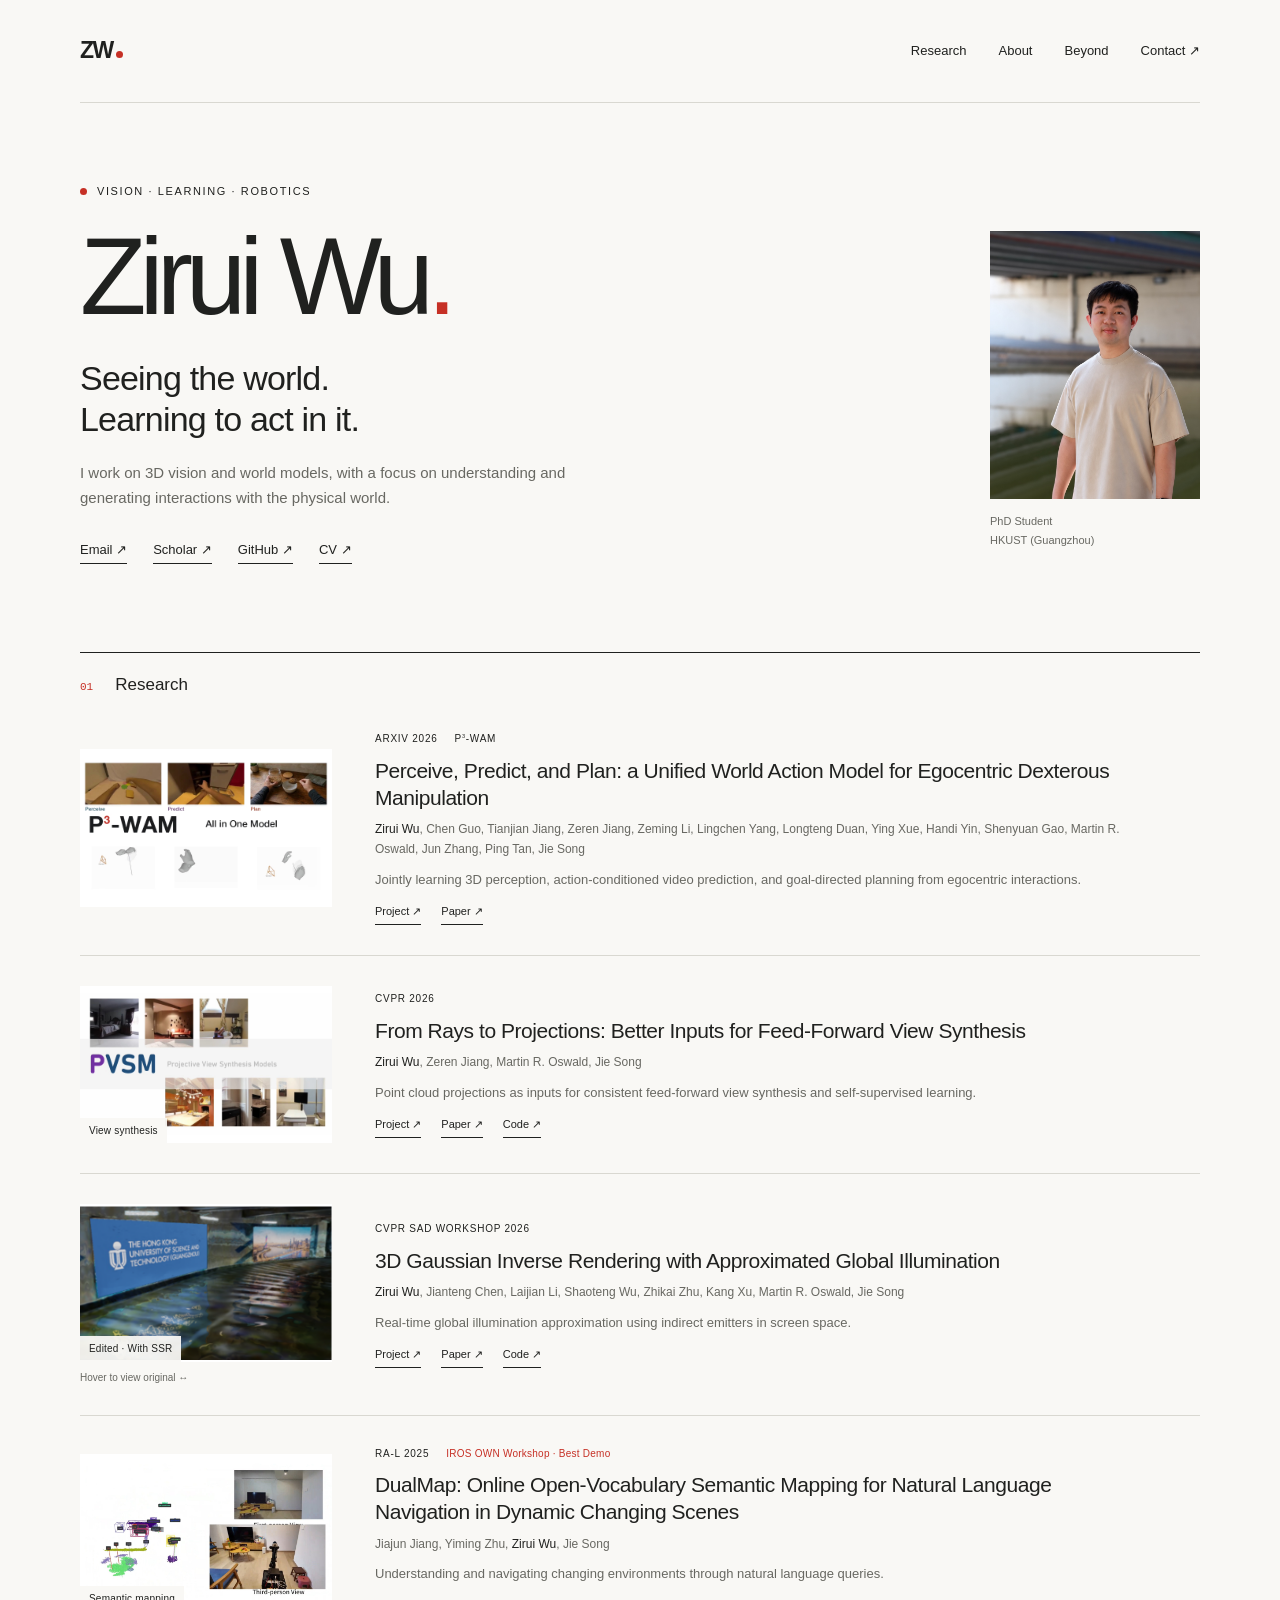
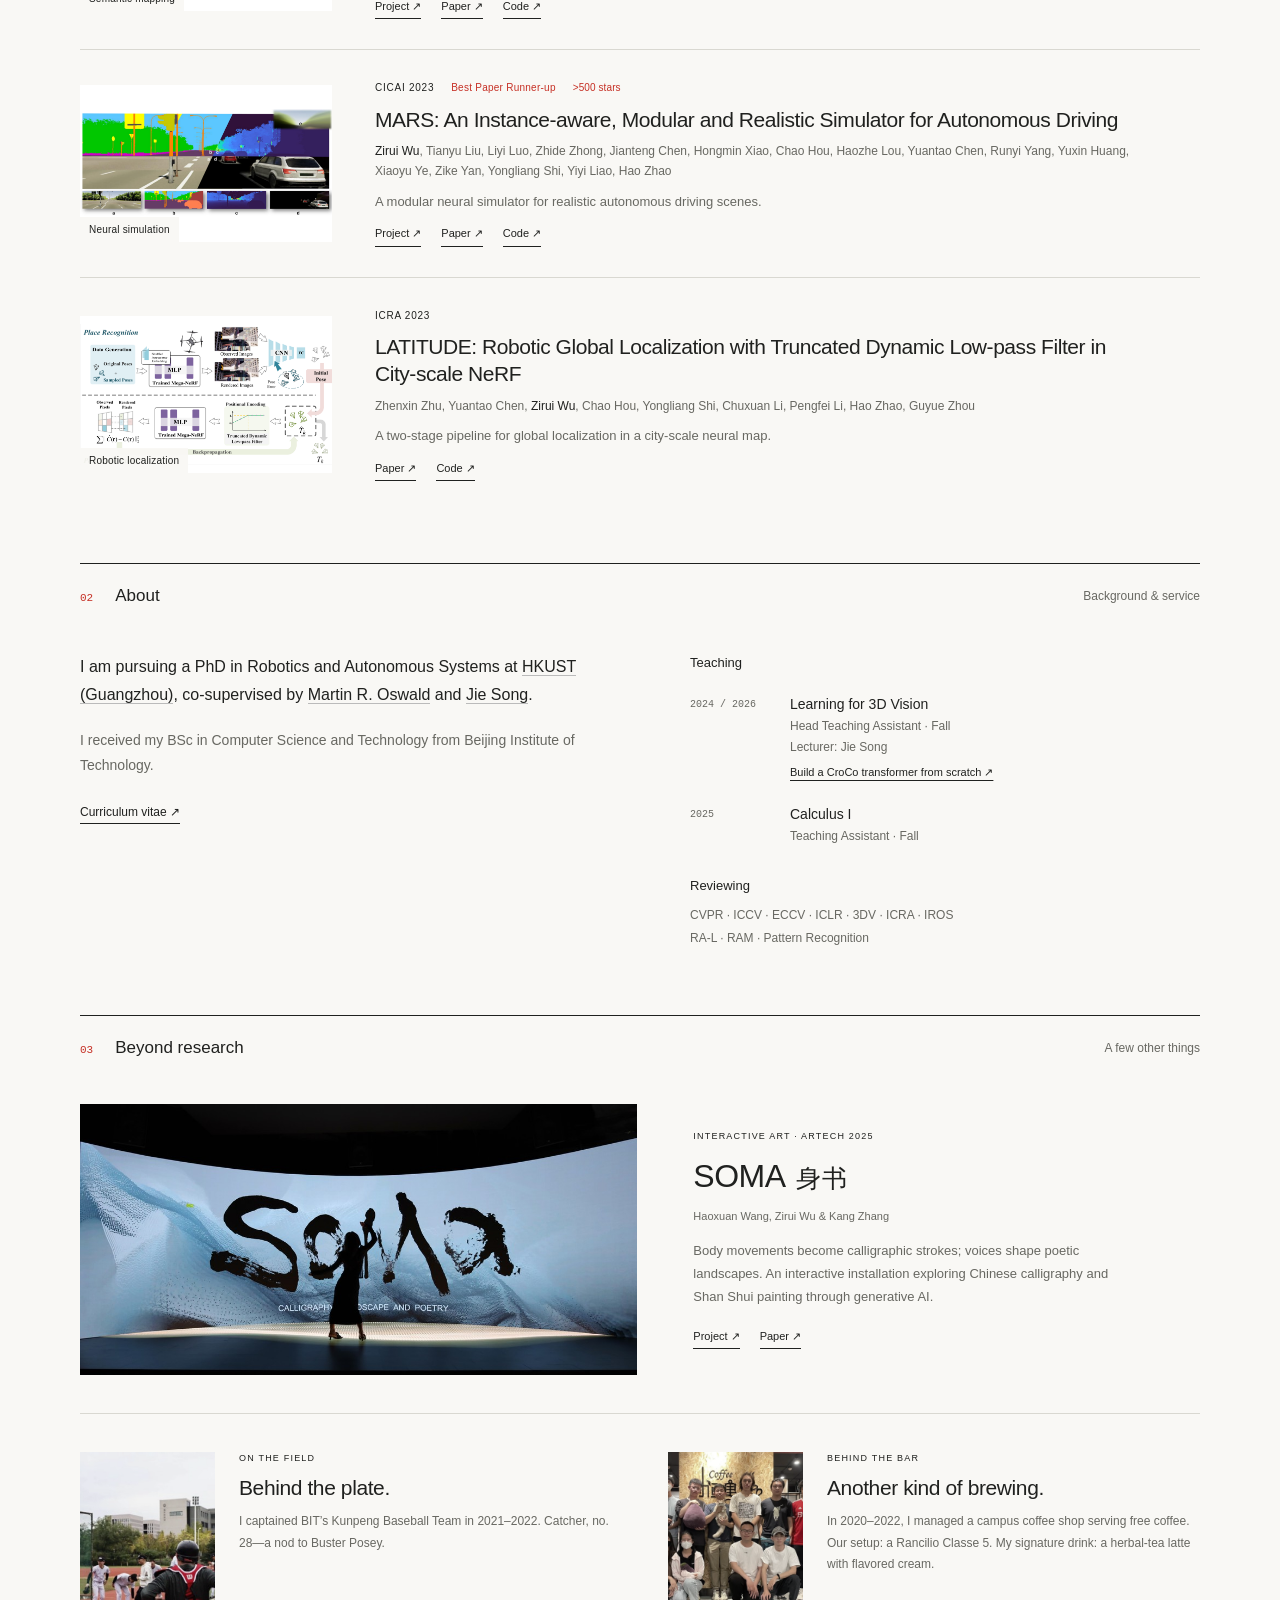
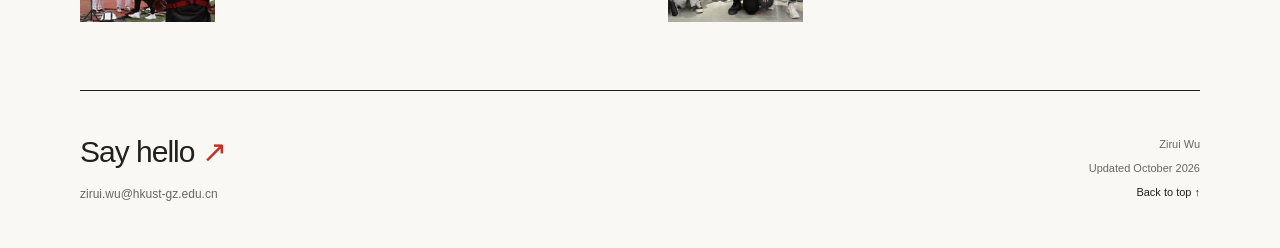
<file: index.html>
<!doctype html>
<html lang="en">
<head>
  <meta charset="utf-8">
  <meta name="viewport" content="width=device-width, initial-scale=1">
  <title>Zirui Wu — 3D Vision & World Models</title>
  <meta name="description" content="Zirui Wu is a PhD Student at HKUST (Guangzhou), working on 3D vision, world models, and robotic interaction.">
  <meta name="author" content="Zirui Wu">
  <meta name="theme-color" content="#f9f8f5">
  <link rel="icon" href="assets/favicon.svg" type="image/svg+xml">
  <link rel="stylesheet" href="style.css">
  <script src="main.js" defer></script>
  <!-- Google tag (gtag.js) -->
  <script async src="https://www.googletagmanager.com/gtag/js?id=G-DF1ZYPNEML"></script>
  <script>
    window.dataLayer = window.dataLayer || [];
    function gtag(){dataLayer.push(arguments);}
    gtag('js', new Date());

    gtag('config', 'G-DF1ZYPNEML');
  </script>
</head>
<body>
  <a class="skip" href="#main">Skip to content</a>
  <div class="page">
    <header class="site-header">
      <a class="wordmark" href="#top" aria-label="Zirui Wu, home">ZW<span class="dot" aria-hidden="true"></span></a>
      <nav aria-label="Main navigation"><a href="#research">Research</a><a href="#about">About</a><a href="#beyond">Beyond</a><a href="mailto:zirui.wu@hkust-gz.edu.cn">Contact <span aria-hidden="true">↗</span></a></nav>
    </header>
    <main id="main">
      <section class="hero" id="top" aria-labelledby="name">
        <div class="hero-type">
          <p class="eyebrow"><span class="dot" aria-hidden="true"></span> Vision · Learning · Robotics</p>
          <h1 id="name">Zirui Wu<span class="name-dot">.</span></h1>
          <p class="intro">Seeing the world.<br>Learning to act in it.</p>
          <p class="focus">I work on 3D vision and world models, with a focus on understanding and generating interactions with the physical world.</p>
          <div class="links social"><a href="mailto:zirui.wu@hkust-gz.edu.cn">Email ↗</a><a href="https://scholar.google.com/citations?user=Vi7WbO8AAAAJ&amp;hl=en">Scholar ↗</a><a href="https://github.com/wuzirui/">GitHub ↗</a><a href="assets/Zirui_Wu_CV.pdf">CV ↗</a></div>
        </div>
        <figure class="portrait">
          <img src="assets/ziruiwu-2026.jpg" alt="Zirui Wu" width="800" height="1200" fetchpriority="high">
          <figcaption><span>PhD Student</span><span>HKUST (Guangzhou)</span></figcaption>
        </figure>
      </section>

      <section id="research" aria-labelledby="research-title">
        <div class="section-heading"><h2 id="research-title"><span class="section-no">01</span> Research</h2></div>
        <div class="publications">
          <article class="publication" aria-labelledby="p3-title">
            <a class="pub-visual" href="https://p3-wam.pages.dev/" aria-label="P³-WAM project"><video muted loop playsinline preload="metadata" poster="assets/p3-showreel-v2.jpg" class="ambient-video" aria-label="P³-WAM: Perceive recovers 3D motion, Predict generates video from motion, and Plan generates video and motion toward a goal, all in one model"><source src="assets/p3-showreel-v2.mp4" type="video/mp4"></video></a>
            <div class="pub-body"><p class="pub-meta"><span>arXiv 2026</span><span>P<sup>3</sup>-WAM</span></p><h3 id="p3-title"><a href="https://p3-wam.pages.dev/">Perceive, Predict, and Plan: a Unified World Action Model for Egocentric Dexterous Manipulation</a></h3><p class="authors"><strong>Zirui Wu</strong>, <a href="https://moygcc.github.io/">Chen Guo</a>, <a href="https://www.linkedin.com/in/tianjian-jiang-2383191a6/">Tianjian Jiang</a>, <a href="https://jzr99.github.io/">Zeren Jiang</a>, <a href="https://www.zemingli.com/">Zeming Li</a>, <a href="https://lingchen-chen.github.io/">Lingchen Yang</a>, <a href="https://www.linkedin.com/in/longteng-duan-566640205/">Longteng Duan</a>, <a href="https://www.linkedin.com/in/ying-xue/">Ying Xue</a>, <a href="https://handiyin.github.io/">Handi Yin</a>, <a href="https://github.com/Little-Podi">Shenyuan Gao</a>, <a href="https://oswaldm.github.io/">Martin R. Oswald</a>, <a href="https://eejzhang.people.ust.hk/">Jun Zhang</a>, <a href="https://pingtan.people.ust.hk/index.html">Ping Tan</a>, <a href="https://facultyprofiles.hkust-gz.edu.cn/faculty-personal-page/SONG-Jie/jsongroas">Jie Song</a></p><p class="description">Jointly learning 3D perception, action-conditioned video prediction, and goal-directed planning from egocentric interactions.</p><div class="links"><a href="https://p3-wam.pages.dev/">Project ↗</a><a href="https://arxiv.org/abs/2610.22363">Paper ↗</a></div></div>
          </article>
          <article class="publication" aria-labelledby="pvsm-title">
            <a class="pub-visual" href="https://wuzirui.github.io/pvsm-web/" aria-label="PVSM project"><video muted loop playsinline preload="metadata" poster="assets/pvsm-poster.jpg" class="ambient-video" aria-label="PVSM novel view synthesis demonstration"><source src="assets/pvsm.mp4" type="video/mp4"></video><span class="image-label">View synthesis</span></a>
            <div class="pub-body"><p class="pub-meta"><span>CVPR 2026</span></p><h3 id="pvsm-title"><a href="https://wuzirui.github.io/pvsm-web/">From Rays to Projections: Better Inputs for Feed-Forward View Synthesis</a></h3><p class="authors"><strong>Zirui Wu</strong>, <a href="https://jzr99.github.io/">Zeren Jiang</a>, <a href="https://oswaldm.github.io/">Martin R. Oswald</a>, <a href="https://facultyprofiles.hkust-gz.edu.cn/faculty-personal-page/SONG-Jie/jsongroas">Jie Song</a></p><p class="description">Point cloud projections as inputs for consistent feed-forward view synthesis and self-supervised learning.</p><div class="links"><a href="https://wuzirui.github.io/pvsm-web/">Project ↗</a><a href="https://arxiv.org/abs/2601.05116">Paper ↗</a><a href="https://github.com/wuzirui/pvsm">Code ↗</a></div></div>
          </article>
          <article class="publication" aria-labelledby="gsssr-title">
            <div class="pub-media"><button class="pub-visual image-compare" id="gsssr-compare" type="button" aria-label="Show original reference image" aria-describedby="gsssr-hint" aria-pressed="false"><img class="compare-edited" src="assets/gs-ssr-edited.png" alt="Edited scene with screen-space reflections" width="564" height="344" loading="lazy"><img class="compare-original" src="assets/gs-ssr-reference.png" alt="Original reference scene before editing" width="564" height="344" loading="lazy" aria-hidden="true"><span class="image-label" id="gsssr-state">Edited · With SSR</span></button><p class="compare-hint" id="gsssr-hint"><span class="hint-pointer">Hover to view original ↔</span><span class="hint-touch">Tap to compare with original ↔</span></p></div>
            <div class="pub-body"><p class="pub-meta"><span>CVPR SAD Workshop 2026</span></p><h3 id="gsssr-title"><a href="https://wuzirui.github.io/gs-ssr/">3D Gaussian Inverse Rendering with Approximated Global Illumination</a></h3><p class="authors"><strong>Zirui Wu</strong>, <a href="https://jiantengchen.github.io/">Jianteng Chen</a>, <a href="https://scholar.google.com/citations?user=mS3a3acAAAAJ&hl=zh-CN">Laijian Li</a>, <a href="https://openreview.net/profile?id=~Shaoteng_Wu1">Shaoteng Wu</a>, <a href="https://openreview.net/profile?id=~Zhikai_Zhu1">Zhikai Zhu</a>, <a href="https://openreview.net/profile?id=~Kang_Xu5">Kang Xu</a>, <a href="https://oswaldm.github.io/">Martin R. Oswald</a>, <a href="https://facultyprofiles.hkust-gz.edu.cn/faculty-personal-page/SONG-Jie/jsongroas">Jie Song</a></p><p class="description">Real-time global illumination approximation using indirect emitters in screen space.</p><div class="links"><a href="https://wuzirui.github.io/gs-ssr/">Project ↗</a><a href="https://arxiv.org/abs/2504.01358">Paper ↗</a><a href="https://github.com/wuzirui/gs-ssr">Code ↗</a></div></div>
          </article>
          <article class="publication" aria-labelledby="dualmap-title">
            <a class="pub-visual" href="https://eku127.github.io/DualMap/" aria-label="DualMap project"><video muted loop playsinline preload="metadata" poster="assets/dualmap-poster.jpg" class="ambient-video" aria-label="DualMap semantic mapping demonstration"><source src="assets/dualmap.mp4" type="video/mp4"></video><span class="image-label">Semantic mapping</span></a>
            <div class="pub-body"><p class="pub-meta"><span>RA-L 2025</span><span class="award">IROS OWN Workshop · Best Demo</span></p><h3 id="dualmap-title"><a href="https://eku127.github.io/DualMap/">DualMap: Online Open-Vocabulary Semantic Mapping for Natural Language Navigation in Dynamic Changing Scenes</a></h3><p class="authors"><a href="https://github.com/Eku127/">Jiajun Jiang</a>, <a href="https://github.com/zachzhuu/">Yiming Zhu</a>, <strong>Zirui Wu</strong>, <a href="https://facultyprofiles.hkust-gz.edu.cn/faculty-personal-page/SONG-Jie/jsongroas">Jie Song</a></p><p class="description">Understanding and navigating changing environments through natural language queries.</p><div class="links"><a href="https://eku127.github.io/DualMap/">Project ↗</a><a href="https://arxiv.org/abs/2506.01950">Paper ↗</a><a href="https://github.com/Eku127/DualMap">Code ↗</a></div></div>
          </article>
          <article class="publication" aria-labelledby="mars-title">
            <a class="pub-visual" href="https://open-air-sun.github.io/mars/" aria-label="MARS project"><video muted loop playsinline preload="metadata" poster="assets/mars_cover.png" class="ambient-video" aria-label="MARS autonomous driving simulation"><source src="assets/mars.mp4" type="video/mp4"></video><span class="image-label">Neural simulation</span></a>
            <div class="pub-body"><p class="pub-meta"><span>CICAI 2023</span><span class="award">Best Paper Runner-up</span><a class="stars" href="https://github.com/OPEN-AIR-SUN/mars/" aria-label="MARS on GitHub, more than 500 stars">&gt;500 stars</a></p><h3 id="mars-title"><a href="https://open-air-sun.github.io/mars/">MARS: An Instance-aware, Modular and Realistic Simulator for Autonomous Driving</a></h3><p class="authors"><strong>Zirui Wu</strong>, <a href="https://scholar.google.com/citations?user=NAt3vgcAAAAJ&hl=en">Tianyu Liu</a>, <a href="https://scholar.google.com/citations?user=00dJMYgAAAAJ&hl=en">Liyi Luo</a>, <a href="https://scholar.google.com/citations?user=msy4tL4AAAAJ&hl=en">Zhide Zhong</a>, <a href="https://jiantengchen.github.io/">Jianteng Chen</a>, <a href="https://www.linkedin.com/in/hongmin-xiao-644501291/?originalSubdomain=sg">Hongmin Xiao</a>, <a href="https://scholar.google.com/citations?user=eF7DtjAAAAAJ&hl=zh-CN">Chao Hou</a>, <a href="https://haozhelou.com/">Haozhe Lou</a>, <a href="https://tao-11-chen.github.io/">Yuantao Chen</a>, <a href="https://runyiyang.github.io">Runyi Yang</a>, <a href="https://scholar.google.com.eg/citations?user=YGJTGn0AAAAJ&hl=en">Yuxin Huang</a>, <a href="https://victor-xiaoyu-ye.github.io/">Xiaoyu Ye</a>, <a href="https://zikeyan.github.io/">Zike Yan</a>, <a href="https://scholar.google.com/citations?user=alz2MpAAAAAJ&hl=zh-CN">Yongliang Shi</a>, <a href="https://yiyiliao.github.io/">Yiyi Liao</a>, <a href="https://sites.google.com/view/fromandto">Hao Zhao</a></p><p class="description">A modular neural simulator for realistic autonomous driving scenes.</p><div class="links"><a href="https://open-air-sun.github.io/mars/">Project ↗</a><a href="https://arxiv.org/abs/2307.15058">Paper ↗</a><a href="https://github.com/OPEN-AIR-SUN/mars/">Code ↗</a></div></div>
          </article>
          <article class="publication" aria-labelledby="latitude-title">
            <a class="pub-visual" href="https://arxiv.org/abs/2209.08498" aria-label="LATITUDE paper"><img src="assets/latitude.png" alt="LATITUDE localization in a city-scale neural map" width="1000" height="562" loading="lazy"><span class="image-label">Robotic localization</span></a>
            <div class="pub-body"><p class="pub-meta"><span>ICRA 2023</span></p><h3 id="latitude-title"><a href="https://arxiv.org/abs/2209.08498">LATITUDE: Robotic Global Localization with Truncated Dynamic Low-pass Filter in City-scale NeRF</a></h3><p class="authors"><a href="https://scholar.google.com/citations?user=NkJw6owAAAAJ&hl=en">Zhenxin Zhu</a>, <a href="https://tao-11-chen.github.io/">Yuantao Chen</a>, <strong>Zirui Wu</strong>, <a href="https://scholar.google.com/citations?user=eF7DtjAAAAAJ&hl=zh-CN">Chao Hou</a>, <a href="https://scholar.google.com/citations?user=alz2MpAAAAAJ&hl=zh-CN">Yongliang Shi</a>, <a href="https://www.linkedin.com/in/lichuxuan/?originalSubdomain=cn">Chuxuan Li</a>, <a href="https://openreview.net/profile?id=~Pengfei_Li6">Pengfei Li</a>, <a href="https://sites.google.com/view/fromandto">Hao Zhao</a>, <a href="https://air.tsinghua.edu.cn/en/info/1046/1196.htm">Guyue Zhou</a></p><p class="description">A two-stage pipeline for global localization in a city-scale neural map.</p><div class="links"><a href="https://arxiv.org/abs/2209.08498">Paper ↗</a><a href="https://github.com/jike5/LATITUDE">Code ↗</a></div></div>
          </article>
        </div>
      </section>

      <section id="about" class="about" aria-labelledby="about-title">
        <div class="section-heading"><h2 id="about-title"><span class="section-no">02</span> About</h2><span class="quiet">Background & service</span></div>
        <div class="about-grid">
          <div class="biography"><p>I am pursuing a PhD in Robotics and Autonomous Systems at <a href="https://www.hkust-gz.edu.cn/">HKUST (Guangzhou)</a>, co-supervised by <a href="https://oswaldm.github.io/">Martin R. Oswald</a> and <a href="https://facultyprofiles.hkust-gz.edu.cn/faculty-personal-page/SONG-Jie/jsongroas">Jie Song</a>.</p><p>I received my BSc in Computer Science and Technology from Beijing Institute of Technology.</p><a class="text-link" href="assets/Zirui_Wu_CV.pdf">Curriculum vitae ↗</a></div>
          <div class="service"><h3>Teaching</h3><div class="service-row"><p class="quiet">2024 / 2026</p><div><h4>Learning for 3D Vision</h4><p>Head Teaching Assistant · Fall</p><p>Lecturer: Jie Song</p><a href="https://github.com/wuzirui/roas5400-lab">Build a CroCo transformer from scratch ↗</a></div></div><div class="service-row"><p class="quiet">2025</p><div><h4>Calculus I</h4><p>Teaching Assistant · Fall</p></div></div><h3 class="review-heading">Reviewing</h3><p class="reviewing">CVPR · ICCV · ECCV · ICLR · 3DV · ICRA · IROS<br>RA-L · RAM · Pattern Recognition</p></div>
        </div>
      </section>

      <section id="beyond" aria-labelledby="beyond-title">
        <div class="section-heading"><h2 id="beyond-title"><span class="section-no">03</span> Beyond research</h2><span class="quiet">A few other things</span></div>
        <article class="soma-project" aria-labelledby="soma-title">
          <a class="soma-image" href="https://haoxuan-design.framer.media/work/somaweb" aria-label="Explore SOMA 身书"><img src="assets/soma.jpg" alt="A participant in front of SOMA’s immersive calligraphy and landscape installation" width="1024" height="498" loading="lazy"></a>
          <div class="soma-copy"><p class="eyebrow">Interactive art · ARTECH 2025</p><h3 id="soma-title"><a href="https://haoxuan-design.framer.media/work/somaweb">SOMA <span lang="zh">身书</span></a></h3><p class="soma-authors"><a href="https://haoxuan-design.framer.media/">Haoxuan Wang</a>, Zirui Wu &amp; <a href="https://cma.hkust-gz.edu.cn/faculty-regular/kang-zhang/">Kang Zhang</a></p><p class="soma-description">Body movements become calligraphic strokes; voices shape poetic landscapes. An interactive installation exploring Chinese calligraphy and Shan Shui painting through generative AI.</p><div class="links"><a href="https://haoxuan-design.framer.media/work/somaweb">Project ↗</a><a href="https://dl.acm.org/doi/10.1145/3773699.3774711">Paper ↗</a></div></div>
        </article>
        <div class="personal-grid"><article class="personal"><img src="assets/baseball.jpg" alt="Kunpeng Baseball Team at Beijing Institute of Technology" width="1000" height="667" loading="lazy"><div><p class="eyebrow">On the field</p><h3>Behind the plate.</h3><p>I captained BIT’s Kunpeng Baseball Team in 2021–2022. Catcher, no. 28—a nod to Buster Posey.</p></div></article><article class="personal"><img src="assets/coffee.jpg" alt="The campus coffee shop team" width="1000" height="667" loading="lazy"><div><p class="eyebrow">Behind the bar</p><h3>Another kind of brewing.</h3><p>In 2020–2022, I managed a campus coffee shop serving free coffee. Our setup: a Rancilio Classe 5. My signature drink: a herbal-tea latte with flavored cream.</p></div></article></div>
      </section>
    </main>
    <footer><div><a class="footer-name" href="mailto:zirui.wu@hkust-gz.edu.cn">Say hello <span aria-hidden="true">↗</span></a><a class="footer-email" href="mailto:zirui.wu@hkust-gz.edu.cn">zirui.wu@hkust-gz.edu.cn</a></div><div class="footer-meta"><span>Zirui Wu</span><span>Updated October 2026</span><a href="#top">Back to top ↑</a></div></footer>
  </div>
</body>
</html>
</file>
<file: style.css>
:root{--paper:#f9f8f5;--ink:#20211f;--muted:#686862;--line:#d9d8d1;--accent:#c63025;--sans:"Helvetica Neue",Helvetica,Arial,sans-serif;--mono:"SFMono-Regular",Consolas,"Liberation Mono",monospace}
*{box-sizing:border-box}html{scroll-behavior:smooth;scroll-padding-top:28px}body{margin:0;background:var(--paper);color:var(--ink);font-family:var(--sans);font-size:16px;line-height:1.55;-webkit-font-smoothing:antialiased}a{color:inherit;text-decoration:none;text-underline-offset:4px}a:hover{color:var(--accent)}a:focus-visible,button:focus-visible,summary:focus-visible,[tabindex]:focus-visible{outline:2px solid var(--accent);outline-offset:5px}button{font:inherit;color:inherit;cursor:pointer}img,video{display:block;max-width:100%}h1,h2,h3,h4,p,figure{margin:0}button,a{-webkit-tap-highlight-color:transparent}sup{font-size:.55em;vertical-align:super;line-height:0}.page{max-width:1248px;padding:0 64px;margin:auto}.site-header{display:flex;align-items:center;justify-content:space-between;padding:33px 0;border-bottom:1px solid var(--line)}.wordmark{font-weight:700;font-size:23px;letter-spacing:-1.5px;display:flex;gap:3px;align-items:baseline}.dot{display:inline-block;width:7px;height:7px;border-radius:50%;background:var(--accent);flex-shrink:0}.site-header nav{display:flex;gap:32px;font-size:13px}.site-header nav a{padding:5px 0}.eyebrow{text-transform:uppercase;letter-spacing:1.6px;font-size:11px;font-weight:500;display:flex;align-items:center;gap:10px}.quiet{font-size:12px;color:var(--muted)}.hero{display:grid;grid-template-columns:minmax(0,1fr) 210px;gap:100px;padding:80px 0 88px;align-items:center}.hero h1{font-size:clamp(72px,8.5vw,112px);font-weight:500;letter-spacing:-7px;line-height:1.05;margin:20px 0 24px;white-space:nowrap}.name-dot{color:var(--accent)}.intro{font-size:clamp(25px,3vw,34px);line-height:1.2;letter-spacing:-.8px;font-weight:400}.focus{max-width:500px;color:var(--muted);margin-top:20px;font-size:15px;line-height:1.7}.links{display:flex;flex-wrap:wrap;gap:22px;font-size:13px;font-weight:500}.links a{border-bottom:1px solid var(--ink);padding:3px 0}.links a:hover{border-color:var(--accent)}.social{margin-top:26px;gap:26px}.portrait{align-self:center;margin-top:34px}.portrait img{width:210px;height:268px;object-fit:cover}.portrait figcaption{display:flex;flex-direction:column;font-size:11px;line-height:1.7;color:var(--muted);padding-top:13px}.section-heading{display:flex;justify-content:space-between;align-items:center;border-top:1px solid var(--ink);padding:19px 0 28px}.section-heading h2{font-weight:400;font-size:17px;display:flex;gap:22px;align-items:baseline}.section-no{font:11px var(--mono);color:var(--accent)}.feature-heading{display:flex;justify-content:space-between;align-items:center;margin-bottom:27px}.featured{padding:15px 0 31px}.feature-grid{display:grid;grid-template-columns:1fr 1.45fr;gap:48px;align-items:center}.project-name{font-size:14px;font-weight:500;letter-spacing:.5px;margin-bottom:12px}.featured h3{font-size:38px;font-weight:500;line-height:1.08;letter-spacing:-1.5px}.subtitle{font-size:14px;line-height:1.6;margin-top:15px}.feature-description{font-size:14px;color:var(--muted);line-height:1.7;max-width:350px;margin:18px 0}.demo{min-width:0}.demo-tabs{display:flex;border-bottom:1px solid var(--line);gap:24px}.demo-tabs button{border:0;background:none;padding:11px 0 12px;font-size:12px;position:relative;color:var(--muted);display:flex;gap:7px;align-items:center}.demo-tabs button[aria-selected="true"]{color:var(--ink)}.demo-tabs button[aria-selected="true"]:after{content:"";height:2px;background:var(--ink);bottom:-1px;left:0;right:0;position:absolute}.mode-dot{width:6px;height:6px;border-radius:50%;display:inline-block}.perceive{background:#45778e}.predict{background:#7c7169}.plan{background:#b98039}.demo-panel{background:#fff}.demo-panel[hidden]{display:none}.demo-panel video{width:100%;aspect-ratio:20/9;object-fit:contain;background:#fff}.demo-panel p{font-size:11px;color:var(--muted);padding:10px 16px 14px;line-height:1.5;min-height:40px}.demo-bottom{display:flex;justify-content:space-between;align-items:center;border-top:1px solid var(--line);padding-top:12px;font-size:10px;color:var(--muted)}.demo-bottom button{border:0;background:none;font-size:11px;padding:5px 0;min-height:30px}.demo-bottom button:hover{color:var(--accent)}.authors-details{margin-top:28px;padding-top:17px;border-top:1px solid var(--line);font-size:12px;color:var(--muted)}.authors-details summary{cursor:pointer;list-style:none;display:flex;flex-wrap:wrap;gap:4px}.authors-details summary::-webkit-details-marker{display:none}.authors-details summary>span{margin-left:auto;font-size:11px;color:var(--ink)}.authors-details strong{font-weight:500;color:var(--ink)}.authors-details p{padding:14px 0 3px;max-width:870px}.authors-details[open] summary>span>span{display:inline-block;transform:rotate(45deg)}.publication{border-top:1px solid var(--line);padding:30px 0;display:grid;grid-template-columns:252px minmax(0,1fr);gap:43px;align-items:center}.pub-visual{position:relative;display:block;background:#eeede8;overflow:hidden;aspect-ratio:16/10}.pub-visual img,.pub-visual video{width:100%;height:100%;object-fit:contain;background:white}.image-label{position:absolute;bottom:0;left:0;background:rgba(249,248,245,.94);font-size:10px;color:var(--ink);padding:5px 9px;letter-spacing:.2px}.pub-meta{display:flex;gap:17px;flex-wrap:wrap;align-items:center;font-size:10px;text-transform:uppercase;letter-spacing:.75px;margin-bottom:10px}.selected,.award{color:var(--accent);font-size:10px;letter-spacing:.25px;text-transform:none}.selected:before{content:"●";font-size:6px;margin-right:7px;vertical-align:2px}.publication h3{font-size:21px;font-weight:500;letter-spacing:-.45px;line-height:1.3;max-width:760px}.authors{font-size:12px;line-height:1.65;color:var(--muted);margin-top:9px;max-width:760px}.authors strong{font-weight:500;color:var(--ink)}.description{font-size:13px;color:var(--muted);margin:10px 0;line-height:1.6}.publication .links{font-size:11px;gap:20px}.about{margin-top:52px}.about-grid{display:grid;grid-template-columns:1fr 1fr;gap:100px;padding:15px 0 65px}.biography{font-size:16px;line-height:1.8}.biography p+p{font-size:14px;color:var(--muted);margin-top:18px}.biography p a{border-bottom:1px solid #bbb}.text-link{display:inline-block;margin-top:23px;font-size:12px;border-bottom:1px solid var(--ink)}.service h3{font-size:13px;font-weight:500;margin-bottom:21px}.service-row{display:grid;grid-template-columns:90px 1fr;gap:10px;margin-bottom:23px}.service-row .quiet{font-size:10px;font-family:var(--mono);padding-top:3px}.service h4{font-size:14px;font-weight:400}.service-row div p{font-size:12px;color:var(--muted);margin-top:2px}.service-row a{font-size:11px;text-decoration:underline;display:block;margin-top:7px}.service .review-heading{margin-top:30px;margin-bottom:8px}.reviewing{font-size:12px;line-height:1.9;color:var(--muted)}.personal-grid{display:grid;grid-template-columns:1fr 1fr;gap:56px;padding:15px 0 68px}.personal{display:grid;grid-template-columns:135px 1fr;gap:24px;align-items:start}.personal>img{width:135px;height:170px;object-fit:cover;filter:saturate(.65)}.personal .eyebrow{font-size:9px;letter-spacing:1.2px;margin-bottom:9px}.personal h3{font-size:21px;letter-spacing:-.4px;font-weight:400;line-height:1.2;margin-bottom:11px}.personal p:not(.eyebrow){font-size:12px;line-height:1.8;color:var(--muted)}footer{border-top:1px solid var(--ink);display:flex;justify-content:space-between;padding:38px 0 43px}.footer-name{display:block;font-size:30px;font-weight:400;letter-spacing:-1px}.footer-name span{color:var(--accent)}.footer-email{font-size:12px;color:var(--muted);display:inline-block;margin-top:9px}.footer-meta{display:flex;flex-direction:column;align-items:flex-end;gap:7px;font-size:11px;color:var(--muted);padding-top:7px}.footer-meta a{color:var(--ink)}.skip{position:absolute;top:0;left:20px;padding:10px;background:var(--ink);color:white;transform:translateY(-120%);z-index:10}.skip:focus{transform:translateY(0)}
@media(min-width:1500px){.page{max-width:1320px;padding:0 80px}.hero{padding-top:96px;padding-bottom:100px}}
@media(max-width:1000px){.page{padding:0 36px}.hero{gap:50px;grid-template-columns:minmax(0,1fr) 170px;padding:62px 0 70px}.hero h1{font-size:82px;letter-spacing:-5px}.portrait img{width:170px;height:218px}.feature-grid{gap:30px;grid-template-columns:1fr 1.25fr}.featured h3{font-size:31px}.feature-description{font-size:13px}.publication{grid-template-columns:210px minmax(0,1fr);gap:30px}.about-grid{gap:48px}.personal-grid{gap:32px}.personal{grid-template-columns:100px 1fr;gap:18px}.personal>img{width:100px;height:145px}.personal h3{font-size:19px}}
@media(max-width:700px){html{scroll-padding-top:20px}.page{padding:0 23px}.site-header{padding:23px 0}.site-header nav{gap:18px;font-size:11px}.wordmark{font-size:21px}.hero{grid-template-columns:minmax(0,1fr) 100px;gap:20px;padding:47px 0 48px;align-items:start}.hero h1{font-size:62px;letter-spacing:-4px;white-space:normal;line-height:.98;max-width:220px;margin:20px 0}.hero .eyebrow{font-size:8px;letter-spacing:1px;gap:7px;white-space:nowrap}.hero .eyebrow .dot{width:5px;height:5px}.intro{font-size:23px;line-height:1.22;letter-spacing:-.5px}.focus{font-size:13px;margin-top:17px;line-height:1.65}.portrait{margin-top:34px}.portrait img{width:100px;height:128px}.portrait figcaption{font-size:9px;line-height:1.5;padding-top:9px}.social{gap:16px;row-gap:8px;font-size:11px;margin-top:21px}.section-heading{padding:16px 0 22px}.section-heading h2{font-size:15px;gap:15px}.section-heading .quiet{font-size:10px}.section-no{font-size:10px}.featured{padding:5px 0 25px}.feature-heading{margin-bottom:22px}.feature-heading .eyebrow{font-size:9px}.feature-heading .quiet{font-size:10px}.feature-grid{grid-template-columns:1fr;gap:27px}.featured h3{font-size:38px;letter-spacing:-1.5px}.project-name{font-size:12px}.feature-description{max-width:440px}.subtitle{font-size:13px;margin-top:12px}.feature-copy .links{font-size:12px}.demo-tabs{gap:28px}.demo-panel p{padding:10px 11px 12px;font-size:10px}.demo-bottom{font-size:9px}.authors-details{margin-top:22px;font-size:11px}.authors-details summary>span{font-size:10px}.publication{grid-template-columns:110px minmax(0,1fr);gap:20px;padding:25px 0;align-items:start}.pub-visual{aspect-ratio:1.1;margin-top:2px}.image-label{font-size:7px;padding:4px 5px}.pub-meta{font-size:8px;gap:6px;line-height:1.5;margin-bottom:8px}.selected,.award{font-size:8px}.publication h3{font-size:17px;line-height:1.3;letter-spacing:-.3px}.authors{font-size:10px;line-height:1.6;margin-top:8px}.description{font-size:11px;margin:8px 0}.publication .links{gap:14px;font-size:10px}.about{margin-top:33px}.about-grid{grid-template-columns:1fr;gap:36px;padding:5px 0 40px}.biography{font-size:15px}.biography p+p{font-size:13px}.service-row{grid-template-columns:90px 1fr}.service h3{margin-bottom:18px}.service .review-heading{margin-top:22px}.personal-grid{grid-template-columns:1fr;gap:29px;padding:5px 0 41px}.personal{grid-template-columns:110px 1fr;gap:23px}.personal>img{width:110px;height:135px}.personal h3{font-size:22px}.personal p:not(.eyebrow){font-size:12px}.personal .eyebrow{font-size:9px}footer{padding:28px 0 32px;gap:20px}.footer-name{font-size:26px}.footer-email{font-size:10px}.footer-meta{font-size:9px;gap:6px;white-space:nowrap}}
@media(max-width:370px){.page{padding:0 17px}.site-header nav{gap:13px}.hero{grid-template-columns:minmax(0,1fr) 83px;gap:13px}.hero h1{font-size:55px;letter-spacing:-3px}.portrait img{width:83px;height:106px}.hero .eyebrow{font-size:7px;letter-spacing:.7px}.intro{font-size:20px}.publication{grid-template-columns:86px minmax(0,1fr);gap:15px}.publication h3{font-size:16px}.links{gap:13px}.personal{gap:17px;grid-template-columns:95px 1fr}.personal>img{width:95px;height:130px}}
@media(prefers-reduced-motion:reduce){html{scroll-behavior:auto}*,*:before,*:after{animation:none!important;transition:none!important}}

/* Publication comparison. */
.stars{color:var(--accent);font-size:10px;text-transform:none;letter-spacing:.1px}.pub-media{min-width:0}.image-compare{border:0;padding:0;width:100%;text-align:left;cursor:pointer}.image-compare .compare-original{position:absolute;inset:0;opacity:0;transition:opacity .16s ease}.image-compare.show-reference .compare-original{opacity:1}.compare-hint{font-size:10px;color:var(--muted);line-height:1.5;margin-top:8px}.hint-touch{display:none}.publications>.publication:first-child{border-top:0;padding-top:5px}
@media(hover:none){.hint-pointer{display:none}.hint-touch{display:inline}}
@media(max-width:700px){.stars{font-size:8px}.compare-hint{font-size:9px;max-width:120px}.image-compare{aspect-ratio:564/344}}

/* SOMA art installation in Beyond research. */
.soma-project{display:grid;grid-template-columns:1.1fr 1fr;gap:56px;align-items:center;padding:15px 0 38px;margin-bottom:23px;border-bottom:1px solid var(--line)}
.soma-image{display:block;overflow:hidden;background:#111}.soma-image img{width:100%;height:auto;aspect-ratio:1024/498;object-fit:contain}
.soma-copy .eyebrow{font-size:9px;letter-spacing:1.2px;margin-bottom:13px}.soma-copy h3{font-size:32px;font-weight:400;line-height:1.2;letter-spacing:-.5px}.soma-copy h3 span{font-size:.77em;letter-spacing:1px;margin-left:4px}.soma-authors{font-size:11px;color:var(--muted);margin-top:12px}.soma-description{font-size:13px;line-height:1.8;color:var(--muted);margin:14px 0 16px;max-width:430px}.soma-copy .links{font-size:11px;gap:20px}
@media(max-width:1000px){.soma-project{gap:32px}.soma-copy h3{font-size:28px}}
@media(max-width:700px){.soma-project{grid-template-columns:1fr;gap:23px;padding:5px 0 29px;margin-bottom:25px}.soma-copy h3{font-size:28px}.soma-description{max-width:none}}
</file>
